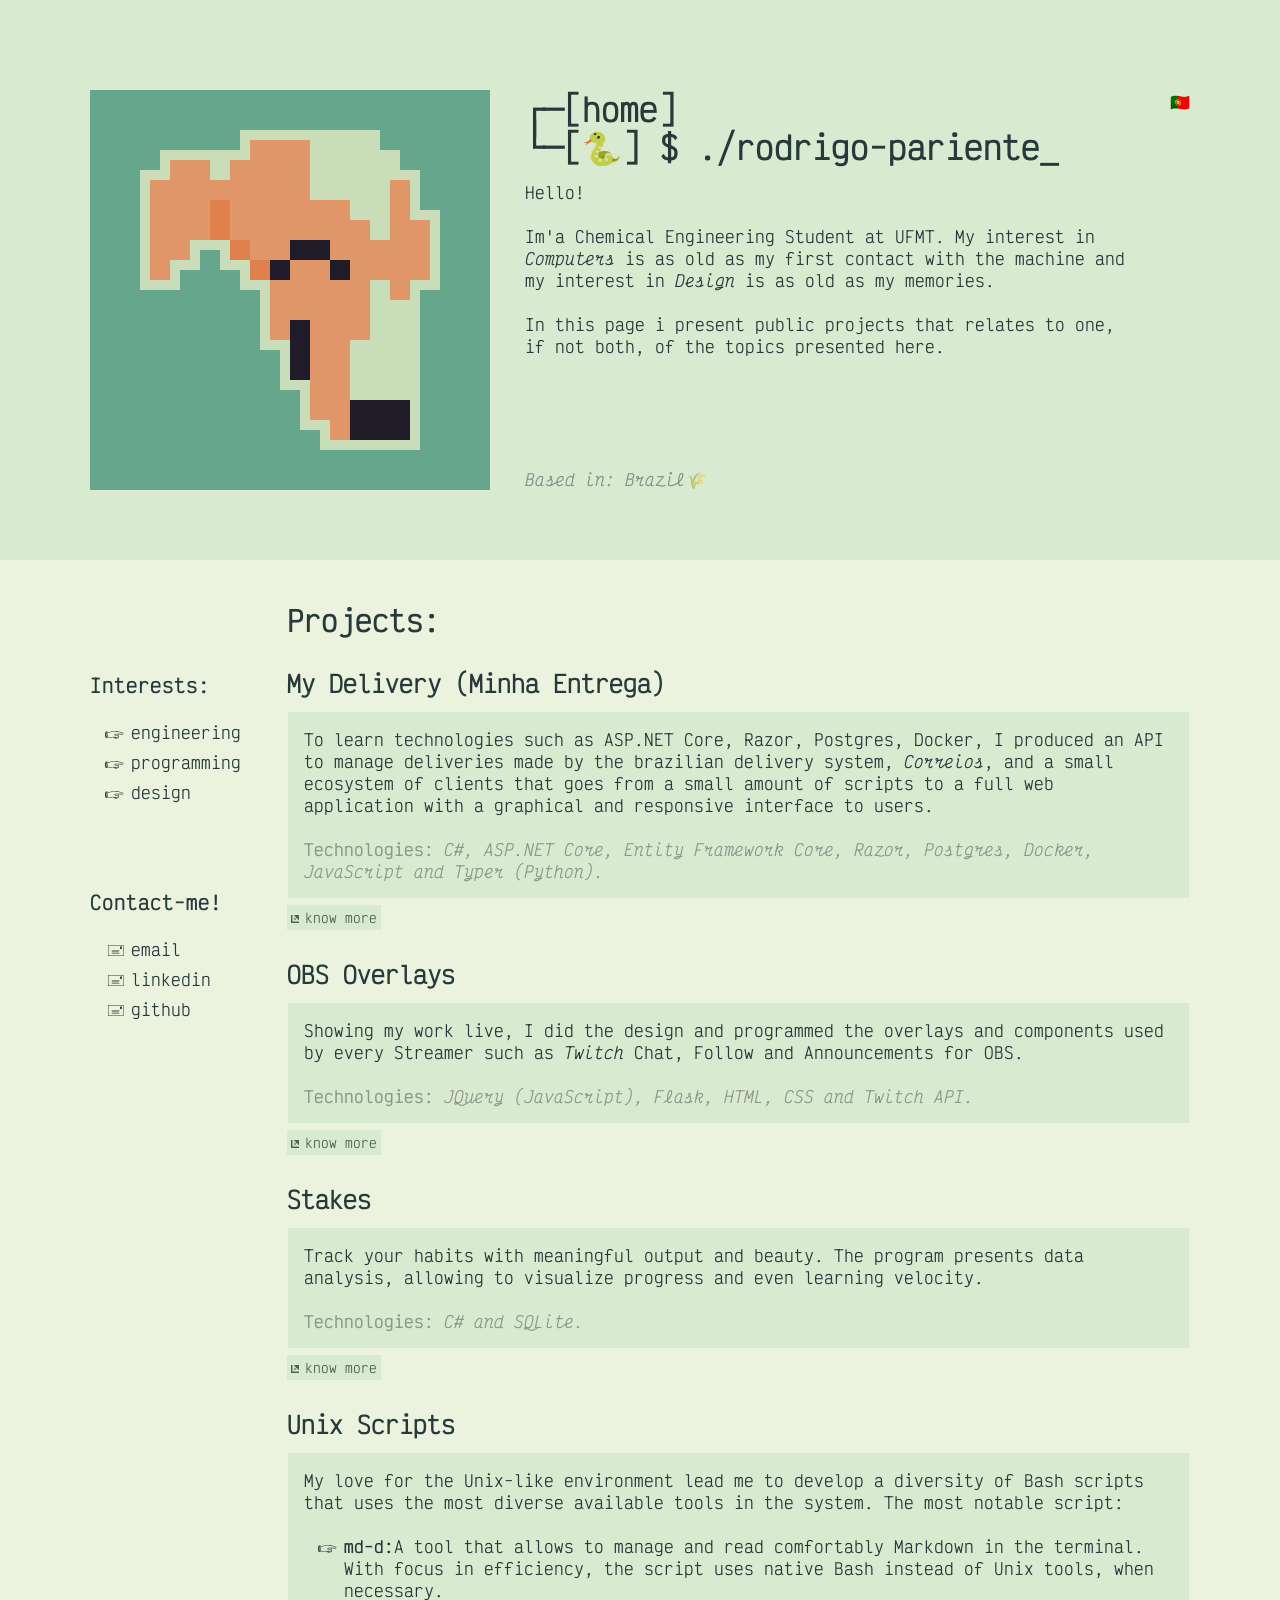
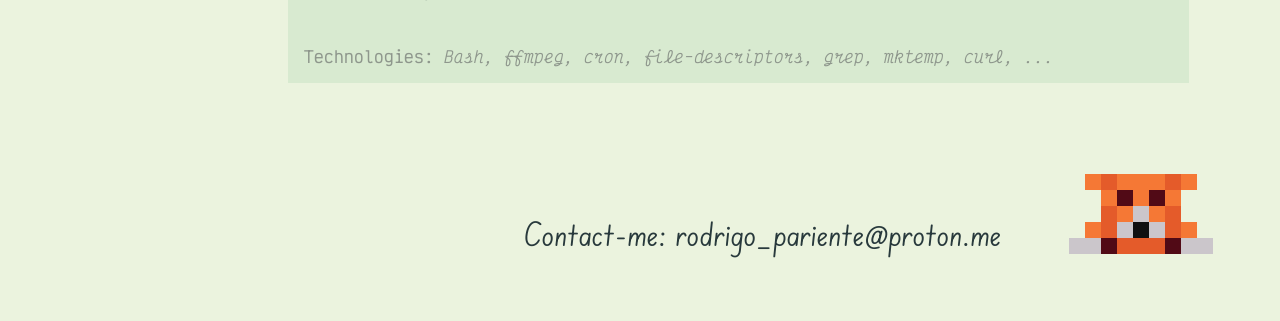
<file: index.html>
<!DOCTYPE html>

<html>
  <head>
    <meta charset="UTF-8">
    <meta name="viewport" content="width=device-width, initial-scale=1.0">
    <link rel="stylesheet" href="/css/style.css">
    <title>Rodrigo-Pariente</title>
    <script src="/js/main.js" defer></script>
    <link rel="icon" href="/favicon.svg" type="image/xml+svg">
    <link href="https://fonts.googleapis.com/css2?family=Edu+SA+Beginner:wght@400..700&family=Victor+Mono:ital,wght@0,100..700;1,100..700&display=swap" rel="stylesheet">
  </head>

  <body>
    <header>
      <img id="pp" src="/img/pp.svg" alt="Eu">
      <div class="about-me">
        <img id="dog-stamp-header-high" src="/img/pp.svg" alt="Eu">
        <h1><span id="h1-frame">┌─[home]<br>└─[🐍]</span><span class="lower-frame"> $ ./</span>rodrigo-pariente</span><span class="dec-block">_</span></h1>
        <img id="dog-stamp-header-low" src="/img/pp.svg" alt="Eu">
        <p>Hello!<br><br></p>
        <p>Im'a Chemical Engineering Student at UFMT. My interest in <i>Computers</i> is as old as my first contact with the machine and my interest in <i>Design</i> is as old as my memories.<br><br>In this page i present public projects that relates to one, if not both, of the topics presented here.</p>
        <p id="place"><br><br>Based in: Brazil🌾</p>
      </div>
      <a class="translations" href="pt.html">🇵🇹</a>
    </header>

    <div id="contents">
      <div id="info">
        <div id="interests">
          <h2 class="small-h2">Interests:</h2>
          <ul class="point">
            <li>engineering</li>
            <li>programming</li>
            <li>design</li>
          </ul>
        </div>

        <div id="contacts">
          <h2 class="small-h2">Contact-me!</h2>
          <ul class="mail">
            <li><a id="em" href="#">roda trix lego parte viena lente ouija !</a></li>
            <li><a href="https://www.linkedin.com/in/rodrigo-pariente">linkedin</a></li>
            <li><a href="https://github.com/rodrigo-pariente">github</a></li>
          </ul>
        </div>
      </div>

      <div id="projects">
        <h2>Projects:</h2>
        <div class="project">
          <h3>My Delivery (Minha Entrega)</h3>
          <div class="project-content">
            <p>To learn technologies such as ASP.NET Core, Razor, Postgres, Docker, I produced an API to manage deliveries made by the brazilian delivery system, <i>Correios</i>, and a small ecosystem of clients that goes from a small amount of scripts to a full web application with a graphical and responsive interface to users.</p>
            <p class="technologies"><br>Technologies: <i> C#, ASP.NET Core, Entity Framework Core, Razor, Postgres, Docker, JavaScript and Typer (Python).</i></p>
          </div>
          <a class="know-more" href="https://github.com/rodrigo-pariente/minha-entrega-postgres">know more</a>
        </div>
        <div class="project">
          <h3>OBS Overlays</h3>
          <div class="project-content">
            <p>Showing my work live, I did the design and programmed the overlays and components used by every Streamer such as <i>Twitch</i> Chat, Follow and Announcements for OBS.</p>
            <p class="technologies"><br>Technologies: <i> JQuery (JavaScript), Flask, HTML, CSS and Twitch API.</i></p>
          </div>
          <a class="know-more" href="https://github.com/rodrigo-pariente/OBS-Overlays">know more</a>
        </div>
        <div class="project">
          <h3>Stakes</h3>
          <div class="project-content">
            <p>Track your habits with meaningful output and beauty. The program presents data analysis, allowing to visualize progress and even learning velocity.</p>
            <p class="technologies"><br>Technologies: <i> C# and SQLite.</i></p>
          </div>
          <a class="know-more" href="https://github.com/rodrigo-pariente/stakes">know more</a>
        </div>
        <div class="project">
          <h3>Unix Scripts</h3>
          <div class="project-content">
            <p>My love for the Unix-like environment lead me to develop a diversity of Bash scripts that uses the most diverse available tools in the system. The most notable script:</p>
            <ul class="point"><li><a href="https://github.com/rodrigo-pariente/md-d"><b>md-d:</b></a>A tool that allows to manage and read comfortably Markdown in the terminal. With focus in efficiency, the script uses native Bash instead of Unix tools, when necessary.</li></ul>
            <p class="technologies"><br>Technologies: <i> Bash, ffmpeg, cron, file-descriptors, grep, mktemp, curl, ...</i></p>
          </div>
          <!-- <p class="know-more" href="/">know more</p> -->
        </div>
      </div>
    </div>
  </body>

  <footer>
    <span>Contact-me: <span id="useless-info">roda trix lego parte viena lente ouija !</span></span>
    <img id="dog-stamp" src="/img/bear.svg" alt="Ursinha">
  </footer>
</html>
</file>
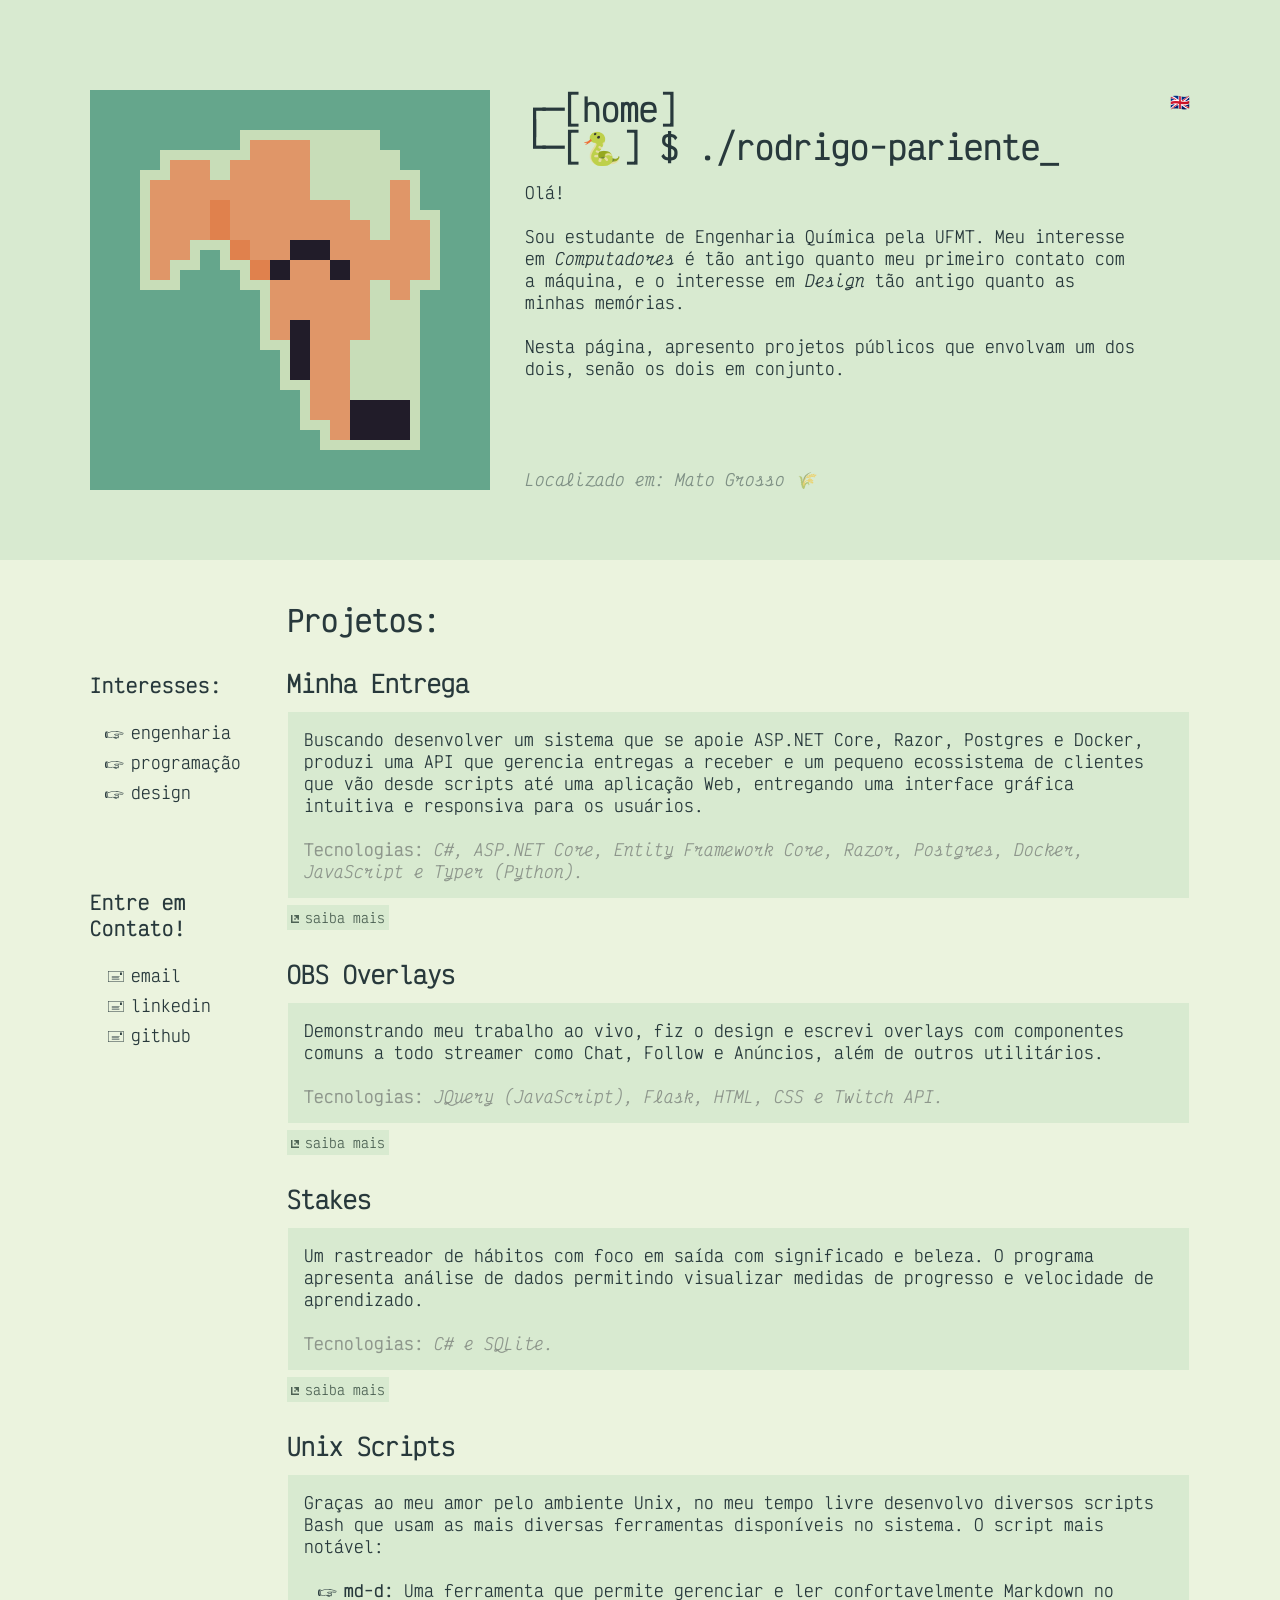
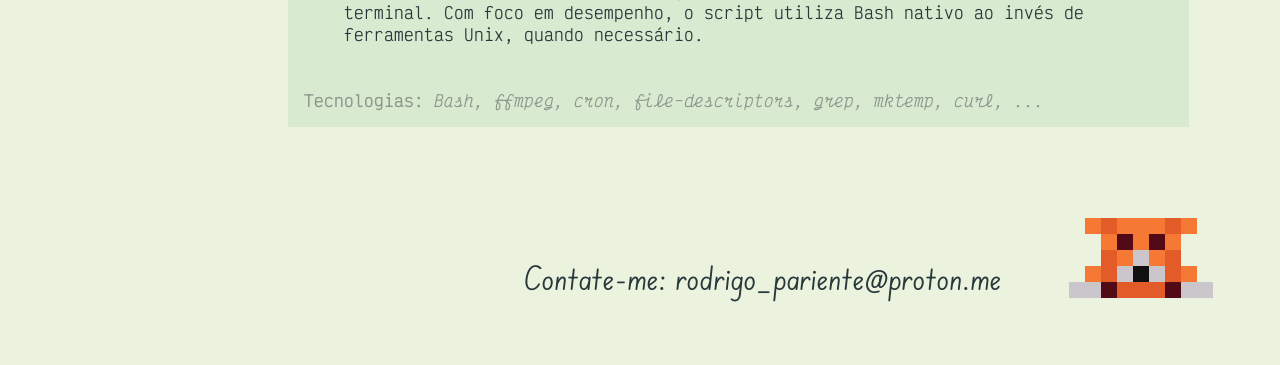
<file: pt.html>
<!DOCTYPE html>

<html>
  <head>
    <meta charset="UTF-8">
    <meta name="viewport" content="width=device-width, initial-scale=1.0">
    <link rel="stylesheet" href="/css/style.css">
    <title>Rodrigo-Pariente</title>
    <script src="/js/main.js" defer></script>
    <link rel="icon" href="/favicon.svg" type="image/xml+svg">
    <link href="https://fonts.googleapis.com/css2?family=Edu+SA+Beginner:wght@400..700&family=Victor+Mono:ital,wght@0,100..700;1,100..700&display=swap" rel="stylesheet">
  </head>

  <body>
    <header>
      <img id="pp" src="/img/pp.svg" alt="Eu">
      <div class="about-me">
        <img id="dog-stamp-header-high" src="/img/pp.svg" alt="Eu">
        <h1><span id="h1-frame">┌─[home]<br>└─[🐍]</span><span class="lower-frame"> $ ./</span>rodrigo-pariente</span><span class="dec-block">_</span></h1>
        <img id="dog-stamp-header-low" src="/img/pp.svg" alt="Eu">
        <p>Olá!<br><br></p>
        <p>Sou estudante de Engenharia Química pela UFMT. Meu interesse em <i>Computadores</i> é tão antigo quanto meu primeiro contato com a máquina, e o interesse em <i>Design</i> tão antigo quanto as minhas memórias.<br><br>Nesta página, apresento projetos públicos que envolvam um dos dois, senão os dois em conjunto.</p>
        <p id="place"><br><br>Localizado em: Mato Grosso 🌾</p>
      </div>
      <a class="translations" href="/index.html">🇬🇧</a>
    </header>

    <div id="contents">
      <div id="info">
        <div id="interests">
          <h2 class="small-h2">Interesses:</h2>
          <ul class="point">
            <li>engenharia</li>
            <li>programação</li>
            <li>design</li>
          </ul>
        </div>

        <div id="contacts">
          <h2 class="small-h2">Entre em Contato!</h2>
          <ul class="mail">
            <li><a id="em" href="#">roda trix lego parte viena lente ouija !</a></li>
            <li><a href="https://www.linkedin.com/in/rodrigo-pariente">linkedin</a></li>
            <li><a href="https://github.com/rodrigo-pariente">github</a></li>
          </ul>
        </div>
      </div>

      <div id="projects">
        <h2>Projetos:</h2>
        <div class="project">
          <h3>Minha Entrega</h3>
          <div class="project-content">
            <p>Buscando desenvolver um sistema que se apoie ASP.NET Core, Razor, Postgres e Docker, produzi uma API que gerencia entregas a receber e um pequeno ecossistema de clientes que vão desde scripts até uma aplicação Web, entregando uma interface gráfica intuitiva e responsiva para os usuários.</p>
            <p class="technologies"><br>Tecnologias:<i> C#, ASP.NET Core, Entity Framework Core, Razor, Postgres, Docker, JavaScript e Typer (Python).</i></p>
          </div>
          <a class="know-more" href="https://github.com/rodrigo-pariente/minha-entrega-postgres">saiba mais</a>
        </div>
        <div class="project">
          <h3>OBS Overlays</h3>
          <div class="project-content">
            <p>Demonstrando meu trabalho ao vivo, fiz o design e escrevi overlays com componentes comuns a todo streamer como Chat, Follow e Anúncios, além de outros utilitários.<!-- widgets mais dinâmicos e interativos como o jogo Jackpot e um Timer com múltiplas funcionalidades --></p>
            <p class="technologies"><br>Tecnologias:<i> JQuery (JavaScript), Flask, HTML, CSS e Twitch API.</i></p>
          </div>
          <a class="know-more" href="https://github.com/rodrigo-pariente/OBS-Overlays">saiba mais</a>
        </div>
        <div class="project">
          <h3>Stakes</h3>
          <div class="project-content">
            <p>Um rastreador de hábitos com foco em saída com significado e beleza. O programa apresenta análise de dados permitindo visualizar medidas de progresso e velocidade de aprendizado.</p>
            <p class="technologies"><br>Tecnologias:<i> C# e SQLite.</i></p>
          </div>
          <a class="know-more" href="https://github.com/rodrigo-pariente/stakes">saiba mais</a>
        </div>
        <div class="project">
          <h3>Unix Scripts</h3>
          <div class="project-content">
            <p>Graças ao meu amor pelo ambiente Unix, no meu tempo livre desenvolvo diversos scripts Bash que usam as mais diversas ferramentas disponíveis no sistema. O script mais notável:</p>
            <ul class="point"><li><a href="https://github.com/rodrigo-pariente/md-d"><b>md-d:</b></a> Uma ferramenta que permite gerenciar e ler confortavelmente Markdown no terminal. Com foco em desempenho, o script utiliza Bash nativo ao invés de ferramentas Unix, quando necessário.</li></ul>
            <p class="technologies"><br>Tecnologias:<i> Bash, ffmpeg, cron, file-descriptors, grep, mktemp, curl, ...</i></p>
          </div>
          <!-- <p class="know-more" href="/">saiba mais</p> -->
        </div>
      </div>
    </div>
  </body>

  <footer>
    <span>Contate-me: <span id="useless-info">roda trix lego parte viena lente ouija !</span></span>
    <img id="dog-stamp" src="/img/bear.svg" alt="Ursinha">
  </footer>
</html>
</file>
<file: css/style.css>
@import "./root.css";
@import "./global.css";
@import "./contents.css";
@import "./header.css";
@import "./footer.css";
</file>
